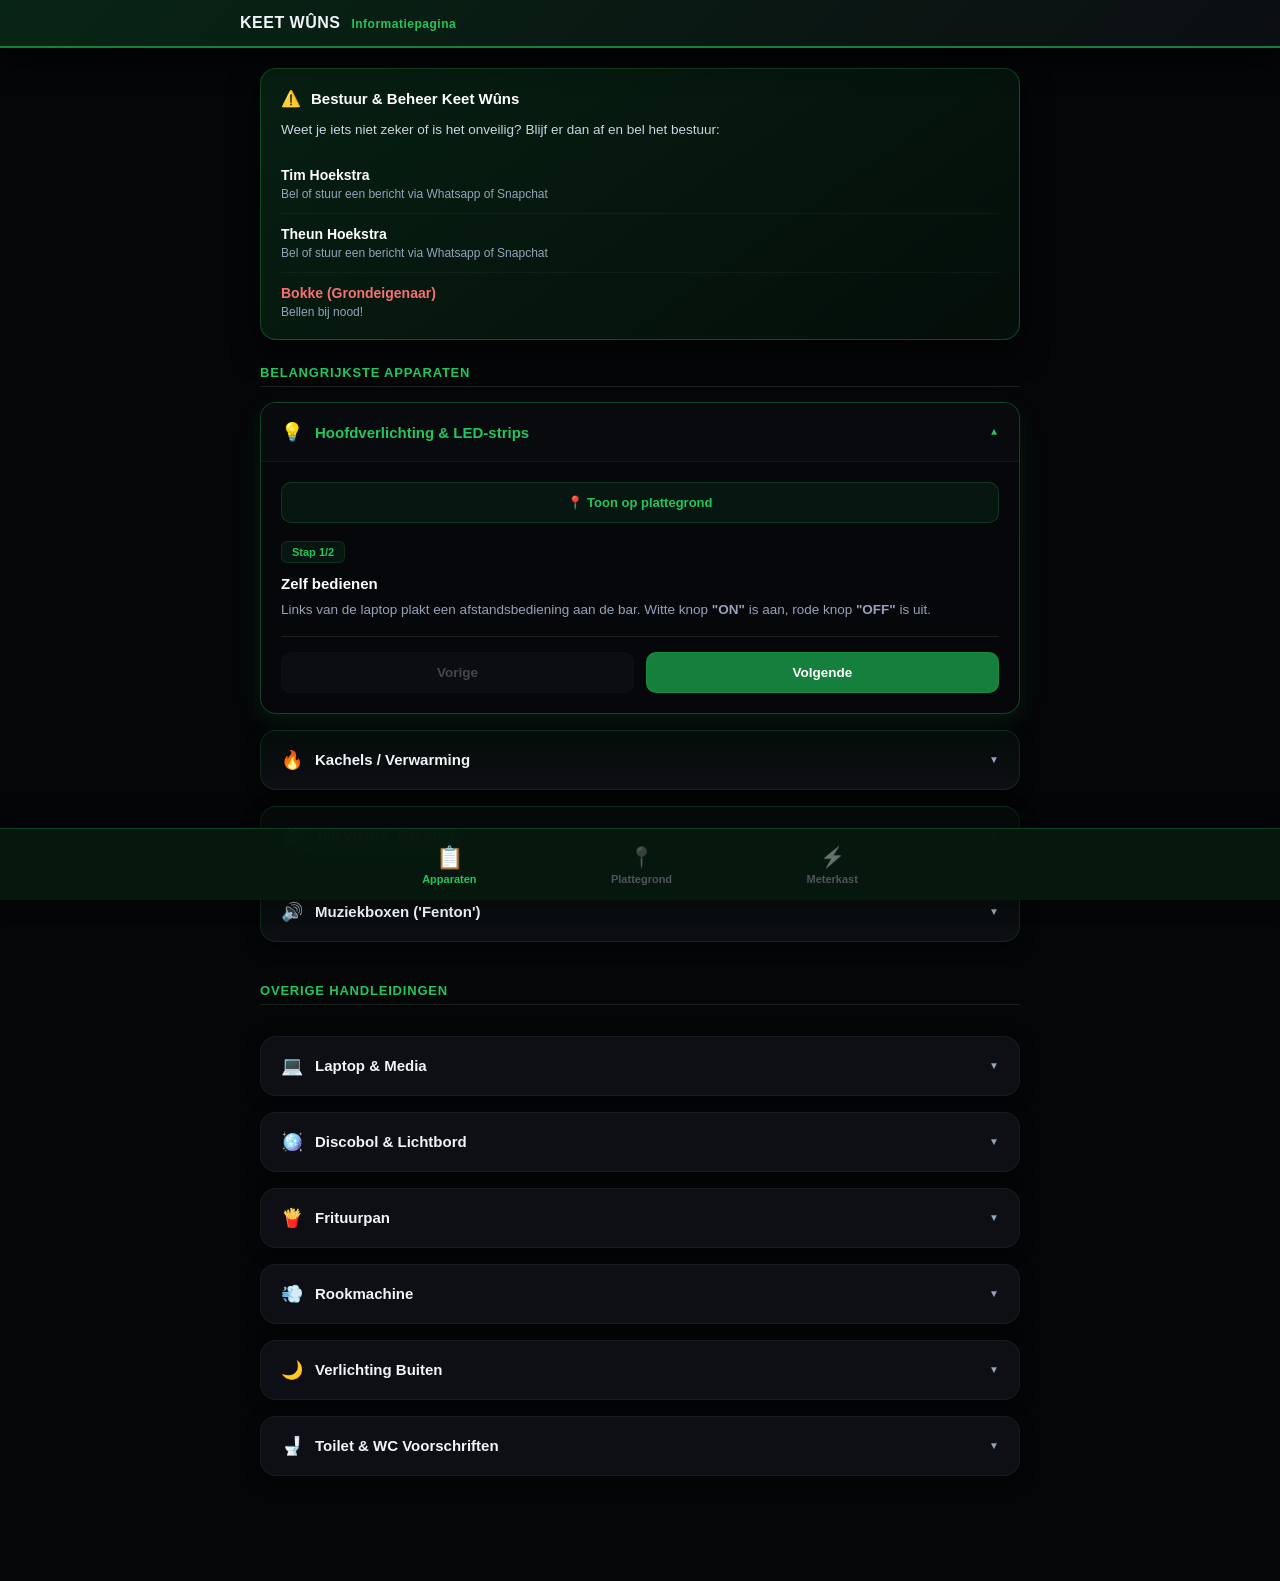
<file: index.html>
<!DOCTYPE html>
<html lang="nl">
<head>
    <meta charset="UTF-8">
    <meta name="viewport" content="width=device-width, initial-scale=1.0, maximum-scale=1.0, user-scalable=no">
    <title>Informatiepagina - Keet Wûns</title>
    <link rel="stylesheet" href="style.css">
</head>
<body>

    <header class="app-header">
        <div class="header-content">
            <h1>KEET WÛNS <span>Informatiepagina</span></h1>
        </div>
    </header>

    <main class="app-main">
        
        <div class="contact-card">
            <div class="contact-header">
                <span class="icon">⚠️</span>
                <h3>Bestuur & Beheer Keet Wûns</h3>
            </div>
            <p>Weet je iets niet zeker of is het onveilig? Blijf er dan af en bel het bestuur:</p>
            <ul class="contact-list">
                <li><strong>Tim Hoekstra</strong> <span>Bel of stuur een bericht via Whatsapp of Snapchat</span></li>
                <li><strong>Theun Hoekstra</strong> <span>Bel of stuur een bericht via Whatsapp of Snapchat</span></li>
                <li class="emergency-contact"><strong>Bokke (Grondeigenaar)</strong> <span>Bellen bij nood!</span></li>
            </ul>
        </div>

        <!-- TAB 1: APPARATEN -->
        <section id="tab-info" class="tab-content active">
            <h2 class="section-title">Belangrijkste Apparaten</h2>
            <div class="card-list">
                
                <details class="modern-card highlight-green" id="card-licht" open ontoggle="handleAccordionToggle(this)">
                    <summary>
                        <div class="summary-content"><span class="card-icon">💡</span> Hoofdverlichting & LED-strips</div>
                        <span class="chevron-icon">▼</span>
                    </summary>
                    <div class="card-body">
                        <button class="action-link-btn" onclick="goToMapAndHighlight('hotspot-licht-remote')">📍 Toon op plattegrond</button>
                        <div class="step-wizard" id="wiz-licht">
                            <div class="wizard-step active">
                                <span class="step-badge">Stap 1/2</span>
                                <h3>Zelf bedienen</h3>
                                <p>Links van de laptop plakt een afstandsbediening aan de bar. Witte knop <strong>"ON"</strong> is aan, rode knop <strong>"OFF"</strong> is uit.</p>
                            </div>
                            <div class="wizard-step">
                                <span class="step-badge">Stap 2/2</span>
                                <h3>Automatische tijden</h3>
                                <p>Het licht gaat op vrijdag automatisch aan om 16:00, op zaterdag om 20:00, en als Tim in de buurt van de keet komt.</p>
                            </div>
                            <div class="wizard-nav"><button class="btn-prev" onclick="navigateWizard('wiz-licht', -1)" disabled>Vorige</button><button class="btn-next" onclick="navigateWizard('wiz-licht', 1)">Volgende</button></div>
                        </div>
                    </div>
                </details>

                <details class="modern-card highlight-green" id="card-kachels" ontoggle="handleAccordionToggle(this)">
                    <summary>
                        <div class="summary-content"><span class="card-icon">🔥</span> Kachels / Verwarming</div>
                        <span class="chevron-icon">▼</span>
                    </summary>
                    <div class="card-body">
                        <button class="action-link-btn" onclick="goToMapAndHighlight('hotspot-kachel1')">📍 Toon op plattegrond</button>
                        <div class="step-wizard" id="wiz-kachels">
                            <div class="wizard-step active">
                                <span class="step-badge danger">CRUCIAAL (Pre-Check)</span>
                                <h3>Let op de stroom!</h3>
                                <p class="danger-box"><strong>LET OP:</strong> Zet de kachels NOOIT aan als de rookmachine of frituurpan al aan staat! Anders valt de stroom op het terrein uit.</p>
                            </div>
                            <div class="wizard-step">
                                <span class="step-badge">Stap 2/3</span>
                                <h3>Bediening via de app</h3>
                                <p>De kachels worden meestal via de LSC Smart Connect app of via Google Home aan en uit gezet.</p>
                            </div>
                            <div class="wizard-step">
                                <span class="step-badge">Stap 3/3</span>
                                <h3>Zelf aanzetten</h3>
                                <p>Je kunt ze ook aanzetten door op het knopje van de stekker zelf te drukken. Het lampje brandt als hij aanstaat. <strong>Vergeet ze na afloop niet uit te zetten!</strong></p>
                            </div>
                            <div class="wizard-nav"><button class="btn-prev" onclick="navigateWizard('wiz-kachels', -1)" disabled>Vorige</button><button class="btn-next" onclick="navigateWizard('wiz-kachels', 1)">Volgende</button></div>
                        </div>
                    </div>
                </details>

                <details class="modern-card highlight-green" id="card-tv" ontoggle="handleAccordionToggle(this)">
                    <summary>
                        <div class="summary-content"><span class="card-icon">📺</span> Televisie & Firestick</div>
                        <span class="chevron-icon">▼</span>
                    </summary>
                    <div class="card-body">
                        <button class="action-link-btn" onclick="goToMapAndHighlight('hotspot-tv')">📍 Toon op plattegrond</button>
                        <div class="step-wizard" id="wiz-tv">
                            <div class="wizard-step active">
                                <span class="step-badge">Stap 1/3</span>
                                <h3>Stroom voor de Firestick</h3>
                                <p>De TV moet aan door het USB-kabeltje van de firestick in het adapterblokje te steken. Deze ligt al klaar in de stekkerdoos op de koelkast.</p>
                            </div>
                            <div class="wizard-step">
                                <span class="step-badge">Stap 2/3</span>
                                <h3>TV inschakelen</h3>
                                <p>Doe de TV daarna aan door rechts op het doorzichtige knopje op het toestel te drukken. De afstandsbediening ligt normaal op de koelkast.</p>
                            </div>
                            <div class="wizard-step">
                                <span class="step-badge danger">Heel Belangrijk</span>
                                <h3>TV Uitzetten</h3>
                                <p class="danger-box">Zet de tv na gebruik altijd netjes uit en haal het USB-stekkertje <strong>ALTIJD</strong> weer uit het blokje op de koelkast!</p>
                            </div>
                            <div class="wizard-nav"><button class="btn-prev" onclick="navigateWizard('wiz-tv', -1)" disabled>Vorige</button><button class="btn-next" onclick="navigateWizard('wiz-tv', 1)">Volgende</button></div>
                        </div>
                    </div>
                </details>

                <details class="modern-card highlight-green" id="card-boxen" ontoggle="handleAccordionToggle(this)">
                    <summary>
                        <div class="summary-content"><span class="card-icon">🔊</span> Muziekboxen ('Fenton')</div>
                        <span class="chevron-icon">▼</span>
                    </summary>
                    <div class="card-body">
                        <button class="action-link-btn" onclick="goToMapAndHighlight('hotspot-fenton')">📍 Toon op plattegrond</button>
                        <div class="step-wizard" id="wiz-boxen">
                            <div class="wizard-step active">
                                <span class="step-badge">Stap 1/3</span>
                                <h3>Stekker erin</h3>
                                <p>Stop de stekker in het stopcontact van de box bij de bar. Je hoort een opstartgeluid en een rood lampje knippert snel.</p>
                            </div>
                            <div class="wizard-step">
                                <span class="step-badge">Stap 2/3</span>
                                <h3>Bluetooth koppelen</h3>
                                <p>Verbind via Bluetooth met <strong>'Fenton'</strong>. Gelukt? Dan hoor je een geluidje en knippert het lampje langzaam.</p>
                            </div>
                            <div class="wizard-step">
                                <span class="step-badge">Stap 3/3</span>
                                <h3>Laptop is al verbonden?</h3>
                                <p>Als de box direct verbindt zonder dat jij iets deed, is hij gekoppeld met de laptop. Zet dan Bluetooth op de laptop even uit (Wachtwoord: <strong>1122</strong>).</p>
                            </div>
                            <div class="wizard-nav"><button class="btn-prev" onclick="navigateWizard('wiz-boxen', -1)" disabled>Vorige</button><button class="btn-next" onclick="navigateWizard('wiz-boxen', 1)">Volgende</button></div>
                        </div>
                    </div>
                </details>

                <h2 class="section-title" style="margin-top:25px;">Overige Handleidingen</h2>

                <details class="modern-card" id="card-laptop" ontoggle="handleAccordionToggle(this)">
                    <summary>
                        <div class="summary-content"><span class="card-icon">💻</span> Laptop & Media</div>
                        <span class="chevron-icon">▼</span>
                    </summary>
                    <div class="card-body">
                        <button class="action-link-btn" onclick="goToMapAndHighlight('hotspot-laptop')">📍 Toon op plattegrond</button>
                        <div class="step-wizard" id="wiz-laptop">
                            <div class="wizard-step active">
                                <span class="step-badge">Stap 1/4</span>
                                <h3>Scherm aanzetten</h3>
                                <p>De laptop zit altijd aan de oplader. Druk op een willekeurige toets om het scherm wakker te maken.</p>
                            </div>
                            <div class="wizard-step">
                                <span class="step-badge">Stap 2/4</span>
                                <h3>Gebruik het grote scherm</h3>
                                <p>Gebruik het aparte, grote scherm. Het beeldscherm van de laptop zelf is namelijk kapot.</p>
                            </div>
                            <div class="wizard-step">
                                <span class="step-badge">Stap 3/4</span>
                                <h3>Inloggen</h3>
                                <p>Het wachtwoord van de laptop is <strong class="highlight-text">1122</strong>.</p>
                            </div>
                            <div class="wizard-step">
                                <span class="step-badge">Stap 4/4</span>
                                <h3>Start hij niet op?</h3>
                                <p>Druk dan even op de ronde aanknop aan de linkerkant van de laptop zelf.</p>
                            </div>
                            <div class="wizard-nav"><button class="btn-prev" onclick="navigateWizard('wiz-laptop', -1)" disabled>Vorige</button><button class="btn-next" onclick="navigateWizard('wiz-laptop', 1)">Volgende</button></div>
                        </div>
                    </div>
                </details>

                <details class="modern-card" id="card-party" ontoggle="handleAccordionToggle(this)">
                    <summary>
                        <div class="summary-content"><span class="card-icon">🪩</span> Discobol & Lichtbord</div>
                        <span class="chevron-icon">▼</span>
                    </summary>
                    <div class="card-body">
                        <button class="action-link-btn" onclick="goToMapAndHighlight('hotspot-partyknop')">📍 Toon op plattegrond</button>
                        <div class="step-wizard" id="wiz-party">
                            <div class="wizard-step active">
                                <span class="step-badge danger">AFBLIJVEN</span>
                                <h3>Blijf van deze stekker af!</h3>
                                <p class="danger-box">De witte stekker direct onder het lichtknopje bij de deur mag er <strong>nooit</strong> uitgetrokken worden! Dit is de stroom voor de noodverlichting.</p>
                            </div>
                            <div class="wizard-step">
                                <span class="step-badge">Stap 2/3</span>
                                <h3>Inschakelen</h3>
                                <p>De discobol, het 'Keet Wûns' lichtbord en de bel (of lichtslinger) zet je aan via het lichtknopje rechts van de deur.</p>
                            </div>
                            <div class="wizard-step">
                                <span class="step-badge">Stap 3/3</span>
                                <h3>Asbak terugzetten</h3>
                                <p>Er zit een asbak over het knopje zodat mensen er niet per ongeluk tegenaan leunen. Zet deze na het indrukken altijd weer netjes terug!</p>
                            </div>
                            <div class="wizard-nav"><button class="btn-prev" onclick="navigateWizard('wiz-party', -1)" disabled>Vorige</button><button class="btn-next" onclick="navigateWizard('wiz-party', 1)">Volgende</button></div>
                        </div>
                    </div>
                </details>

                <details class="modern-card" id="card-frituur" ontoggle="handleAccordionToggle(this)">
                    <summary>
                        <div class="summary-content"><span class="card-icon">🍟</span> Frituurpan</div>
                        <span class="chevron-icon">▼</span>
                    </summary>
                    <div class="card-body">
                        <button class="action-link-btn" onclick="goToMapAndHighlight('hotspot-frituur')">📍 Toon op plattegrond</button>
                        <div class="step-wizard" id="wiz-frituur">
                            <div class="wizard-step active">
                                <span class="step-badge danger">PRE-CHECK</span>
                                <h3>Let op de stroom</h3>
                                <p class="danger-box"><strong>STOP:</strong> Zet de frituurpan buiten nooit aan als de kachels of rookmachine in gebruik zijn. Dan valt de stroom uit!</p>
                            </div>
                            <div class="wizard-step">
                                <span class="step-badge">Stap 2/3</span>
                                <h3>Opstarten</h3>
                                <p>Steek buiten de stekker in het stopcontact. Er begint een rood lampje te branden. Laat de pan even opwarmen.</p>
                            </div>
                            <div class="wizard-step">
                                <span class="step-badge">Stap 3/3</span>
                                <h3>Opwarmen en uitzetten</h3>
                                <p>Wacht tot het groene lampje in de pan gaat branden. <strong>Klaar met snacken? Haal ALTIJD de stekker er weer uit!</strong></p>
                            </div>
                            <div class="wizard-nav"><button class="btn-prev" onclick="navigateWizard('wiz-frituur', -1)" disabled>Vorige</button><button class="btn-next" onclick="navigateWizard('wiz-frituur', 1)">Volgende</button></div>
                        </div>
                    </div>
                </details>

                <details class="modern-card" id="card-rook" ontoggle="handleAccordionToggle(this)">
                    <summary>
                        <div class="summary-content"><span class="card-icon">💨</span> Rookmachine</div>
                        <span class="chevron-icon">▼</span>
                    </summary>
                    <div class="card-body">
                        <button class="action-link-btn" onclick="goToMapAndHighlight('hotspot-rookmachine')">📍 Toon op plattegrond</button>
                        <div class="step-wizard" id="wiz-rook">
                            <div class="wizard-step active">
                                <span class="step-badge danger">PRE-CHECK</span>
                                <h3>Vloeistof en stroom</h3>
                                <p class="danger-box"><strong>BELANGRIJK:</strong> Kijk of er genoeg vloeistof in zit! Zonder vloeistof brandt hij door. Zet hem ook nooit aan als de frituur of kachels aan staan.</p>
                            </div>
                            <div class="wizard-step">
                                <span class="step-badge">Stap 2/3</span>
                                <h3>Voorverwarmen</h3>
                                <p>Stop de stekker in het stopcontact (rood lampje gaat aan). Wacht rustig tot het lampje groen wordt.</p>
                            </div>
                            <div class="wizard-step">
                                <span class="step-badge">Stap 3/3</span>
                                <h3>Afstandsbediening</h3>
                                <p>Druk op de kleine afstandsbediening achter de bar op <strong>'a'</strong> om te roken. Handmatig stoppen doe je met <strong>'b'</strong>. Trek na gebruik de stekker eruit.</p>
                            </div>
                            <div class="wizard-nav"><button class="btn-prev" onclick="navigateWizard('wiz-rook', -1)" disabled>Vorige</button><button class="btn-next" onclick="navigateWizard('wiz-rook', 1)">Volgende</button></div>
                        </div>
                    </div>
                </details>

                <details class="modern-card" id="card-buiten" ontoggle="handleAccordionToggle(this)">
                    <summary>
                        <div class="summary-content"><span class="card-icon">🌙</span> Verlichting Buiten</div>
                        <span class="chevron-icon">▼</span>
                    </summary>
                    <div class="card-body">
                        <div class="step-wizard" id="wiz-buiten">
                            <div class="wizard-step active">
                                <span class="step-badge">Stap 1/2</span>
                                <h3>Welke kabels?</h3>
                                <p>Buiten hangen twee kabels bij het stopcontact: één voor de lichtslinger en één voor de lamp die op de fietsen schijnt.</p>
                            </div>
                            <div class="wizard-step">
                                <span class="step-badge">Stap 2/2</span>
                                <h3>In- en Uitschakelen</h3>
                                <p>Steek ze in het stopcontact om ze aan te zetten. Vergeet ze er niet uit te trekken als je naar huis gaat!</p>
                            </div>
                            <div class="wizard-nav"><button class="btn-prev" onclick="navigateWizard('wiz-buiten', -1)" disabled>Vorige</button><button class="btn-next" onclick="navigateWizard('wiz-buiten', 1)">Volgende</button></div>
                        </div>
                    </div>
                </details>

                <details class="modern-card" id="card-wc" ontoggle="handleAccordionToggle(this)">
                    <summary>
                        <div class="summary-content"><span class="card-icon">🚽</span> Toilet & WC Voorschriften</div>
                        <span class="chevron-icon">▼</span>
                    </summary>
                    <div class="card-body">
                        <button class="action-link-btn" onclick="goToMapAndHighlight('hotspot-wc')">📍 Toon op plattegrond</button>
                        <div class="step-wizard" id="wiz-wc">
                            <div class="wizard-step active">
                                <span class="step-badge danger">VERSTOPPING</span>
                                <h3>Voorkom verstoppingen</h3>
                                <p class="danger-box">Spoel NOOIT dingen zoals wc-papier, handdoekjes of tampons door de afvoer. De boel raakt direct verstopt.</p>
                            </div>
                            <div class="wizard-step">
                                <span class="step-badge">Stap 2/3</span>
                                <h3>Doorspoelen</h3>
                                <p>Als de waterbak vol zit, kun je doorspoelen. Gebruik altijd zo min mogelijk water.</p>
                            </div>
                            <div class="wizard-step">
                                <span class="step-badge">Stap 3/3</span>
                                <h3>Waterbak zelf vullen</h3>
                                <p>Zit er geen water in de bak? Draai dan de zwarte kraan links open zodat het water doorloopt. <strong>Vergeet de kraan niet meteen weer dicht te draaien!</strong></p>
                            </div>
                            <div class="wizard-nav"><button class="btn-prev" onclick="navigateWizard('wiz-wc', -1)" disabled>Vorige</button><button class="btn-next" onclick="navigateWizard('wiz-wc', 1)">Volgende</button></div>
                        </div>
                    </div>
                </details>
            </div>
        </section>

        <!-- TAB 2: PLATTEGROND -->
        <section id="tab-map" class="tab-content">
            <h2 class="section-title">📍 Indeling van de Keet</h2>
            
            <div class="contact-card" style="background: var(--card-bg); border-color: var(--border-color); padding: 15px; margin-bottom: 50px;">
                <h3 style="margin-top:0; color: var(--neon-green);">Digitale Plattegrond</h3>
                <p style="font-size: 13px; color: var(--text-muted); margin-bottom: 20px;">
                    Klik op een icoon op de plattegrond om te zien wat het is, óf ga direct naar de handleiding van het apparaat.
                </p>

                <div class="keet-map-wrapper">
                    <!-- Externe elementen (WC & Frituurpan) -->
                    <div id="hotspot-wc" class="map-external ext-toilet" onclick="showMapInfo(this, 'Toilet (Buiten)', 'Grijze cabine. Draai de zwarte kraan open om bij te vullen als de bak leeg is.', 'card-wc')">🚽</div>
                    <div id="hotspot-frituur" class="map-external ext-frituur" onclick="showMapInfo(this, 'Frituurpan', 'Staat buiten op <strong>Groep 3</strong>. ⚠️ NOOIT aanzetten tegelijk met de kachels of rookmachine!', 'card-frituur')">🍟</div>

                    <div class="keet-map-container">
                        
                        <!-- De constructie van de bar -->
                        <div class="bar-wall bar-wall-1"></div>
                        <div class="bar-wall bar-wall-2"></div>
                        <div class="bar-wall bar-wall-3"></div>
                        <div class="bar-wall bar-wall-4"></div>
                        <div class="bar-wall bar-wall-5"></div>
                        <div class="bar-wall bar-wall-6"></div>
                        <div class="bar-wall bar-wall-7"></div>
                        <div class="bar-text-overlay">BAR</div>

                        <!-- Ramen en Deur -->
                        <div class="map-window window-top"></div>
                        <div class="map-window window-bottom"></div>
                        <div class="map-door-line"></div>
                        <div class="map-door-text">Uitgang</div>

                        <!-- Apparatuur & Geluid -->
                        <div id="hotspot-fenton" class="map-item fenton-box" style="top: 4%; left: 4%;" onclick="showMapInfo(this, 'Fenton Hoofdbox', 'Grote speaker (Groep 4). Verbind via Bluetooth met de naam \'Fenton\'.', 'card-boxen')"></div>
                        <div class="map-item fenton-box" style="bottom: 4%; left: 4%;" onclick="showMapInfo(this, 'Fenton Box 2', 'Tweede speaker (Groep 4).', 'card-boxen')"></div>
                        
                        <div id="hotspot-rookmachine" class="map-item rookmachine" style="bottom: 3%; left: 12%;" onclick="showMapInfo(this, 'Rookmachine', 'Zit op Groep 4. ⚠️ Check altijd of er vloeistof in zit! Niet tegelijk met de kachels aanzetten.', 'card-rook')"></div>
                        
                        <div id="hotspot-kachel1" class="map-item kachel-vert" style="top: 15%; left: 3%;" onclick="showMapInfo(this, 'Grote Kachel (3kW)', 'Verwarming op Groep 1. Vergeet hem niet uit te zetten als je weggaat!', 'card-kachels')"></div>
                        <div class="map-item kachel-horz" style="bottom: 2%; left: 45%;" onclick="showMapInfo(this, 'Kleine Kachel (2kW)', 'Verwarming op Groep 2. Vergeet hem niet uit te zetten!', 'card-kachels')"></div>
                        
                        <div id="hotspot-partyknop" class="map-item party-knop" style="top: 41%; left: 4%;" onclick="showMapInfo(this, 'Party Knop', 'Voor de discobol en het lichtbord. ⚠️ Schuif altijd de asbak weer over de knop als je hem hebt ingedrukt!', 'card-party')">💡</div>
                        <div class="map-item meterkast" style="top: 52%; left: 2%;" onclick="showMapInfo(this, 'Meterkast', 'Stroom en schakelaars. Scan de NFC-tag in de meterkast zelf bij stroomuitval.')"></div>
                        
                        <div class="map-item discobol" style="top: 60%; left: 50%;" onclick="showMapInfo(this, 'Discobol & Noodlicht', 'Draait op Groep 4. Ook de noodverlichting zit op dit stopcontact!', 'card-party')"></div>
                        
                        <!-- Op en rond de Bar -->
                        <div id="hotspot-licht-remote" class="map-item licht-remote" style="top: 15%; left: 60%; transform: translate(-50%, -50%);" onclick="showMapInfo(this, 'Afstandsbediening', 'Licht en LED-strips aanzetten (Groep 4). Witte knop = AAN, Rode knop = UIT.', 'card-licht')"></div>
                        <div class="map-item kleine-koelkast" style="top: 22%; left: 60%; transform: translateX(-50%);" onclick="showMapInfo(this, 'Kleine Koelkast', 'Extra koelkast. Aangesloten op Groep 2.')"></div>
                        
                        <div id="hotspot-laptop" class="map-item laptop" style="top: 5%; left: 65%;" onclick="showMapInfo(this, 'Laptop & WiFi', 'Aangesloten op Groep 2. Wachtwoord laptop is 1122. Gebruik altijd het grote scherm.', 'card-laptop')"></div>
                        <div class="map-item grote-koelkast" style="top: 4%; right: 6%;" onclick="showMapInfo(this, 'Grote Koelkast', 'De hoofdkoeling voor het bier. Aangesloten op Groep 1.')"></div>
                        <div id="hotspot-tv" class="map-item tv" style="top: 2%; right: -2%; transform: rotate(30deg);" onclick="showMapInfo(this, 'Televisie', 'Staat op Groep 2. ⚠️ Haal na gebruik ALTIJD de USB-stekker van de Firestick uit het blokje!', 'card-tv')"></div>
                        
                        <!-- Veiligheid -->
                        <div class="map-item blusser" style="top: 5%; left: 72%;" onclick="showMapInfo(this, 'Schuimblusser', 'Schuimblusser (5L). ⚠️ Mag voor bijna alles gebruikt worden, ook elektriciteit. NIET gebruiken op een brandende frituurpan.')"></div>
                        <div class="map-item blusser" style="top: 22%; right: 4%;" onclick="showMapInfo(this, 'Poederblusser', 'Poederblusser (1kg). ⚠️ Poeder maakt wel heel veel troep en apparaten stuk. Gebruik liever de schuimblusser als het even kan.')"></div>
                        
                        <div class="map-triangle ehbo" style="top: 9%; right: 9%;" onclick="showMapInfo(this, 'EHBO Trommel', 'Voor pleisters en snelverband. Bij diepe snijwonden door glas: druk erop houden en arm omhoog!')">
                            <span class="cross">➕</span>
                        </div>
                    </div>
                </div>

            </div>
        </section>

    </main>

    <!-- INTERACTIEVE MAP POP-UP MODAL (ZWEVEND ONDERIN) -->
    <div id="map-info-modal" class="map-popup-overlay" onclick="closeMapInfo(event)">
        <div class="map-popup-content">
            <h3 id="map-info-title">Apparaat Naam</h3>
            <p id="map-info-desc">Hier komt de interactieve beschrijving van het aangeklikte element.</p>
            <button id="map-manual-btn" class="map-popup-btn primary hidden" onclick="goToManual()">📖 Bekijk Handleiding</button>
            <button class="map-popup-btn" onclick="closeMapInfo(event, true)">Begrepen</button>
        </div>
    </div>

    <!-- MOBIELE BOTTOM APP NAVIGATION -->
    <nav class="bottom-app-nav">
        <button class="nav-item active" data-target="tab-info" onclick="switchTab(event, 'tab-info')">
            <span class="nav-icon">📋</span>
            <span class="nav-text">Apparaten</span>
        </button>
        <button class="nav-item" data-target="tab-map" onclick="switchTab(event, 'tab-map')">
            <span class="nav-icon">📍</span>
            <span class="nav-text">Plattegrond</span>
        </button>
        <a href="meterkast.html" class="nav-item" style="text-decoration:none;">
            <span class="nav-icon">⚡</span>
            <span class="nav-text">Meterkast</span>
        </a>
    </nav>

    <script src="script.js"></script>
</body>
</html>
</file>
<file: style.css>
/* --- KEET WÛNS HIGH-END DESIGN SYSTEM --- */
:root {
    --bg-color: #050608; 
    --card-bg: #0d0f14; 
    --border-color: #1b221d;
    --text-main: #f1f5f9; 
    --text-muted: #94a3b8;
    
    --keet-green: #15803d;   
    --keet-dark: #072514;    
    --neon-green: #22c55e;   
    
    --group-blue: #00d2ff; 
    --danger-red: #ef4444; 
    --neon-red: #ff3366; 
    --warning-yellow: #f59e0b;
    
    --shadow: 0 10px 30px rgba(0, 0, 0, 0.7); 
    --transition: all 0.3s cubic-bezier(0.4, 0, 0.2, 1);
}

*, *::before, *::after { box-sizing: border-box; }

body { 
    font-family: -apple-system, BlinkMacSystemFont, "Segoe UI", Roboto, Helvetica, sans-serif; 
    margin: 0; padding: 0 0 85px 0; 
    background-color: var(--bg-color); 
    color: var(--text-main); 
    overflow-x: hidden; 
    -webkit-tap-highlight-color: transparent; 
}

/* APP HEADER */
.app-header { background: linear-gradient(135deg, var(--keet-dark), #0c0e12); border-bottom: 2px solid var(--keet-green); position: sticky; top: 0; z-index: 1000; padding: 14px 20px; box-shadow: var(--shadow); }
.header-content { display: flex; justify-content: space-between; align-items: center; max-width: 800px; margin: 0 auto; }
.header-content h1 { margin: 0; font-size: 16px; font-weight: 800; letter-spacing: 0.5px; color: var(--text-main); }
.header-content h1 span { color: var(--neon-green); font-size: 12px; font-weight: 600; margin-left: 6px; }
.system-status { font-size: 10px; font-weight: 700; color: var(--neon-green); display: flex; align-items: center; gap: 6px; text-transform: uppercase; background: rgba(34, 197, 94, 0.1); padding: 5px 10px; border-radius: 20px; }
.status-dot { width: 6px; height: 6px; background: var(--neon-green); border-radius: 50%; box-shadow: 0 0 8px var(--neon-green); }

.app-main { padding: 20px; max-width: 800px; margin: 0 auto; }
.tab-content { display: none; } 
.tab-content.active { display: block; animation: fadeIn 0.3s ease; }
.section-title { font-size: 13px; color: var(--neon-green); font-weight: 700; text-transform: uppercase; letter-spacing: 0.8px; margin: 25px 0 15px 0; border-bottom: 1px solid var(--border-color); padding-bottom: 6px; }
@keyframes fadeIn { from { opacity: 0; transform: translateY(8px); } to { opacity: 1; transform: translateY(0); } }

/* CONTACT CARDS */
.contact-card { background: linear-gradient(145deg, #071f12, #040e0a); border: 1px solid rgba(34, 197, 94, 0.3); border-radius: 16px; padding: 20px; margin-bottom: 25px; box-shadow: var(--shadow); }
.text-block-green { background: linear-gradient(145deg, var(--keet-dark), #040e0a) !important; border: 1px solid var(--keet-green) !important; }
.contact-header { display: flex; align-items: center; gap: 10px; margin-bottom: 12px; }
.contact-header h3 { margin: 0; color: #fff; font-size: 15px; font-weight: 700; }
.contact-card p { font-size: 13.5px; color: #cbd5e1; margin: 0 0 15px 0; line-height: 1.5; }
.contact-list { list-style: none; padding: 0; margin: 0; }
.contact-list li { padding: 12px 0; border-bottom: 1px solid rgba(255,255,255,0.04); display: flex; flex-direction: column; gap: 4px; font-size: 14px; color: #fff; }
.contact-list li span { font-size: 12px; color: var(--text-muted); }
.contact-list li:last-child { border-bottom: none; padding-bottom: 0; }
.emergency-contact { color: #f87171 !important; }

/* MODERNE GLASSMORPHISM CARDS */
.card-list { display: flex; flex-direction: column; gap: 16px; }
.modern-card { background: var(--card-bg); border: 1px solid rgba(255,255,255,0.05); border-radius: 16px; box-shadow: 0 4px 15px rgba(0,0,0,0.5); overflow: hidden; transition: var(--transition); }
.modern-card summary { padding: 18px 20px; font-weight: 600; font-size: 15px; cursor: pointer; user-select: none; outline: none; display: flex; align-items: center; justify-content: space-between; color: var(--text-main); }
.modern-card summary::-webkit-details-marker { display: none; }
.summary-content { display: flex; align-items: center; gap: 12px; }
.modern-card summary:hover { background: rgba(255, 255, 255, 0.02); }
.modern-card[open] { border-color: rgba(34, 197, 94, 0.3); box-shadow: 0 8px 25px rgba(34, 197, 94, 0.1); }
.modern-card[open] summary { border-bottom: 1px solid rgba(255,255,255,0.05); background: #080a0d; color: var(--neon-green); }
.highlight-green { border-color: rgba(34, 197, 94, 0.15); background: linear-gradient(180deg, rgba(7, 37, 20, 0.2), var(--card-bg)); }

.chevron-icon { font-size: 10px; color: var(--text-muted); transition: transform 0.3s cubic-bezier(0.4, 0, 0.2, 1); }
.modern-card[open] .chevron-icon { transform: rotate(180deg); color: var(--neon-green); }

.card-icon { font-size: 18px; }
.card-body { padding: 20px; background: #06070a; }

details[open] .card-body { animation: slideDownFade 0.4s cubic-bezier(0.16, 1, 0.3, 1); }
@keyframes slideDownFade { from { opacity: 0; transform: translateY(-10px); } to { opacity: 1; transform: translateY(0); } }

/* SMART LINK BUTTONS */
.action-link-btn { width: 100%; display: flex; align-items: center; justify-content: center; gap: 8px; padding: 12px; background: rgba(34, 197, 94, 0.08); border: 1px solid rgba(34, 197, 94, 0.2); color: var(--neon-green); font-size: 13px; font-weight: 700; border-radius: 10px; cursor: pointer; transition: var(--transition); margin-bottom: 18px; }
.action-link-btn:hover { background: rgba(34, 197, 94, 0.15); transform: translateY(-1px); }

/* DIRECT CARDS VOOR METERKAST */
.direct-card { background: var(--card-bg); border: 1px solid var(--border-color); border-radius: 16px; padding: 20px; margin-bottom: 16px; box-shadow: var(--shadow); }
.border-warning { border-left: 4px solid var(--warning-yellow) !important; border-color: rgba(245, 158, 11, 0.2); }
.border-danger { border-left: 4px solid var(--danger-red) !important; border-color: rgba(239, 68, 68, 0.2); }

/* WIZARD SYSTEM */
.step-wizard { display: flex; flex-direction: column; }
.wizard-step { display: none; } .wizard-step.active { display: block; animation: fadeInStep 0.2s ease; }
@keyframes fadeInStep { from { opacity: 0; transform: translateX(5px); } to { opacity: 1; transform: translateX(0); } }

.step-badge { display: inline-block; padding: 4px 10px; background: rgba(34, 197, 94, 0.08); border: 1px solid rgba(34, 197, 94, 0.15); border-radius: 6px; font-size: 11px; font-weight: 700; color: var(--neon-green); margin-bottom: 12px; }
.step-badge.danger { background: rgba(239, 68, 68, 0.12); color: #fca5a5; border: 1px solid rgba(239, 68, 68, 0.25); }
.step-wizard h3 { margin: 0 0 8px 0; font-size: 15px; color: #fff; font-weight: 700; }
.step-wizard p { margin: 0; font-size: 13.5px; color: var(--text-muted); line-height: 1.5; }
.highlight-text { color: var(--neon-green); }

.warning-box { background: rgba(245, 158, 11, 0.06); border-left: 3px solid var(--warning-yellow); padding: 12px; border-radius: 8px; font-size: 13px; color: #fcd34d; margin-bottom: 15px; }
.danger-box { background: rgba(239, 68, 68, 0.05); border-left: 3px solid var(--danger-red); padding: 12px; border-radius: 8px; font-size: 13px; color: #fca5a5; margin-top: 10px; }
.text-block { font-size: 13.5px; color: var(--text-muted); line-height: 1.5; }

/* NAVIGATIE BUTTONS */
.wizard-nav { display: flex; gap: 12px; margin-top: 15px; padding-top: 15px; border-top: 1px solid var(--border-color); }
.btn-prev, .btn-next { flex: 1; padding: 12px; background: #1e222b; border: 1px solid rgba(255,255,255,0.03); color: #fff; font-size: 13.5px; font-weight: 700; border-radius: 10px; cursor: pointer; transition: var(--transition); }
.btn-next { background: var(--keet-green); border-color: rgba(34,197,94,0.15); }
.btn-prev:hover:not(:disabled) { background: #282f3d; }
.btn-next:hover:not(:disabled) { background: #166534; }
.btn-prev:disabled, .btn-next:disabled { opacity: 0.25; cursor: not-allowed; }

/* METERKAST HUB AFBEELDING SPECIFIEK */
.static-visual-container { background: var(--bg-color); border-bottom: 1px solid var(--border-color); box-shadow: 0 4px 20px rgba(0,0,0,0.3); }
.visual-content { padding: 15px 20px; }
.hotspot-container { position: relative; width: 100%; max-width: 320px; margin: 0 auto; background: #0c0e12; padding: 10px; border-radius: 16px; border: 1px solid var(--border-color); }
.hotspot-container img { width: 100%; border-radius: 10px; display: block; height: auto; }

.hotspot { position: absolute; width: 28px; height: 28px; border-radius: 50%; cursor: pointer; transform: translate(-50%, -50%); border: 2px solid #ffffff; box-shadow: 0 0 12px rgba(0,0,0,0.9); display: flex; align-items: center; justify-content: center; transition: var(--transition); }
.hotspot-label { font-size: 8px; font-weight: 900; color: #ffffff; text-shadow: 0 1px 3px #000; }
.hotspot.type-group { background: rgba(0, 210, 255, 0.8); border-color: var(--group-blue); }
.hotspot.type-earth { background: rgba(255, 51, 102, 0.8); border-color: var(--neon-red); }
.hotspot.type-main { background: rgba(34, 197, 94, 0.8); border-color: var(--neon-green); }

.hotspot.highlight-active { transform: translate(-50%, -50%) scale(1.5) !important; border-color: #ffffff !important; box-shadow: 0 0 35px #ffffff, 0 0 15px inherit !important; z-index: 999; animation: criticalFlash 0.5s infinite alternate !important; }
@keyframes criticalFlash { 0% { filter: brightness(1); } 100% { filter: brightness(1.7); } }
.visual-legend { display: flex; gap: 15px; margin-top: 12px; justify-content: center; font-size: 11px; color: var(--text-muted); }

/* ASSISTENT SECTOR */
.selector-card { background: var(--card-bg); border: 1px solid var(--border-color); border-radius: 16px; padding: 20px; }
.modern-select { width: 100%; padding: 14px; background: #09090b; border: 1px solid var(--border-color); color: #fff; font-size: 14px; border-radius: 10px; outline: none; appearance: none; }
.selector-result-box { margin-top: 15px; padding: 15px; background: rgba(34, 197, 94, 0.04); border-radius: 12px; border: 1px solid rgba(34, 197, 94, 0.15); }
.selector-result-box.hidden { display: none; }
.selector-img { width: 100%; max-height: 200px; object-fit: cover; border-radius: 10px; margin-bottom: 12px; }

/* APP NAVIGATION BOTTOM */
.bottom-app-nav { position: fixed; bottom: 0; left: 0; width: 100%; height: 72px; background: rgba(7, 26, 14, 0.96); backdrop-filter: blur(20px); border-top: 1px solid rgba(34, 197, 94, 0.25); display: flex; justify-content: center; gap: 12%; align-items: center; z-index: 1000; padding-bottom: env(safe-area-inset-bottom); box-shadow: 0 -5px 25px rgba(0,0,0,0.6); }
.nav-item { background: none; border: none; color: #52525b; display: flex; flex-direction: column; align-items: center; gap: 4px; padding: 8px 16px; cursor: pointer; transition: var(--transition); outline: none; text-decoration: none; }
.nav-icon { font-size: 20px; filter: grayscale(100%) opacity(0.5); transition: var(--transition); }
.nav-text { font-size: 11px; font-weight: 700; }
.nav-item.active { color: var(--neon-green); }
.nav-item.active .nav-icon { filter: grayscale(0%) opacity(1); transform: scale(1.1); }

/* SYSTEM MODALS */
.modal { display: none; position: fixed; z-index: 3000; left: 0; top: 0; width: 100%; height: 100%; background: rgba(0, 0, 0, 0.85); backdrop-filter: blur(6px); }
.modal-content { background: var(--card-bg); border: 1px solid var(--border-color); border-radius: 16px; padding: 25px; width: 90%; max-width: 400px; margin: 40% auto; position: relative; box-shadow: var(--shadow); }
.close-btn { position: absolute; top: 15px; right: 20px; font-size: 24px; color: var(--text-muted); cursor: pointer; }

/* --- 3D BLUEPRINT PLATTEGROND --- */
.keet-map-wrapper { position: relative; width: 100%; padding: 40px 0 20px 40px; margin-top: 10px; }
.keet-map-container {
    position: relative; width: 100%; aspect-ratio: 5 / 8;
    background: linear-gradient(rgba(59, 130, 246, 0.1) 1px, transparent 1px), linear-gradient(90deg, rgba(59, 130, 246, 0.1) 1px, transparent 1px), #090e17;
    background-size: 20px 20px; border: 4px solid #1e293b; border-radius: 8px;
    box-shadow: inset 0 0 25px rgba(0,0,0,0.9), 0 10px 30px rgba(0,0,0,0.5);
}

.ext-toilet { top: 5px; left: 20%; width: 25%; height: 35px; background: linear-gradient(145deg, #9ca3af, #6b7280); border: 2px solid #4b5563; border-bottom: none; border-radius: 8px 8px 0 0; box-shadow: 0 -4px 10px rgba(0,0,0,0.4); z-index: 5; display: flex; align-items: center; justify-content: center; font-size: 16px; cursor: pointer; position: absolute; }
.ext-frituur { top: 35%; left: 5px; width: 35px; height: 25px; background: linear-gradient(145deg, #3b82f6, #1d4ed8); border-radius: 6px; border: 2px solid #60a5fa; box-shadow: -4px 0 10px rgba(0,0,0,0.4); font-size: 14px; z-index: 5; display: flex; align-items: center; justify-content: center; cursor: pointer; position: absolute; }

.bar-wall { position: absolute; background: linear-gradient(90deg, #94a3b8, #e2e8f0, #94a3b8); z-index: 5; box-shadow: 2px 2px 6px rgba(0,0,0,0.6); }
.bar-wall-1 { top: 0; left: 38%; width: 3px; height: 45%; }
.bar-wall-2 { top: 45%; left: 38%; width: 22%; height: 3px; }
.bar-wall-3 { top: 35%; left: 60%; width: 3px; height: 10%; }
.bar-wall-4 { top: 35%; left: 60%; width: 15%; height: 3px; }
.bar-wall-5 { top: 25%; left: 75%; width: 3px; height: 10%; }
.bar-wall-6 { top: 25%; left: 60%; width: 15%; height: 3px; }
.bar-wall-7 { top: 0; left: 60%; width: 3px; height: 25%; }
.bar-text-overlay { position: absolute; top: 22%; left: 49%; transform: translate(-50%, -50%) rotate(45deg); color: rgba(255,255,255,0.1); font-size: 28px; font-weight: 900; text-shadow: 1px 1px 0 rgba(0,0,0,0.5); z-index: 1; }

.map-window { position: absolute; width: 6px; height: 12%; left: -4px; background: #38bdf8; box-shadow: 0 0 10px #38bdf8; border-radius: 4px; }
.window-top { top: 15%; }
.window-bottom { bottom: 15%; }

.map-door-line { position: absolute; top: 40%; left: -20px; width: 22px; height: 2px; background: #cbd5e1; transform: rotate(45deg); transform-origin: right top; }
.map-door-text { position: absolute; top: 43%; left: 4px; color: #cbd5e1; font-size: 9px; font-weight: 600; transform: rotate(-90deg); }

/* Smart Link Map Animations */
.map-item { position: absolute; cursor: pointer; display: flex; align-items: center; justify-content: center; z-index: 10; font-size: 12px; border: 1px solid rgba(255,255,255,0.2); box-shadow: 2px 2px 6px rgba(0,0,0,0.6); transition: transform 0.2s ease, box-shadow 0.2s ease; }
.map-item:active { transform: scale(1.2); box-shadow: 0 0 15px rgba(255,255,255,0.5); }
.map-item.highlight-pulse { animation: mapPulse 1.5s infinite; border-color: var(--neon-green); z-index: 50; }
@keyframes mapPulse { 0% { transform: scale(1); box-shadow: 0 0 0 0 rgba(34, 197, 94, 0.7); } 70% { transform: scale(1.3); box-shadow: 0 0 0 15px rgba(34, 197, 94, 0); } 100% { transform: scale(1); box-shadow: 0 0 0 0 rgba(34, 197, 94, 0); } }
.card-highlight-pulse { animation: cardPulse 2s ease-out; }
@keyframes cardPulse { 0% { box-shadow: 0 0 0 0 rgba(34, 197, 94, 0.5); border-color: var(--neon-green); } 100% { box-shadow: 0 0 0 20px rgba(34, 197, 94, 0); border-color: rgba(255,255,255,0.05); } }

.fenton-box { width: 25px; height: 25px; background: linear-gradient(145deg, #4b5563, #1f2937); border-radius: 6px; transform: rotate(45deg); }
.fenton-box.highlight-pulse { transform: rotate(45deg) scale(1.3) !important; }
.rookmachine { width: 18px; height: 22px; background: linear-gradient(145deg, #3b82f6, #1e3a8a); border-radius: 4px; }
.kachel-vert { width: 12px; height: 40px; background: linear-gradient(145deg, #f97316, #c2410c); border-radius: 6px; }
.kachel-horz { width: 40px; height: 12px; background: linear-gradient(145deg, #f97316, #c2410c); border-radius: 6px; }
.party-knop { width: 22px; height: 22px; background: radial-gradient(circle at 30% 30%, #22d3ee, #0891b2); border-radius: 50%; font-size: 14px; border: 2px solid #fff; }
.meterkast { width: 12px; height: 40px; background: linear-gradient(145deg, #ef4444, #991b1b); border-radius: 4px; }
.discobol { width: 30px; height: 30px; background: radial-gradient(circle at 30% 30%, #f3f4f6, #9ca3af); border-radius: 50%; border: 1px solid #6b7280; transform: translate(-50%, -50%); }
.discobol.highlight-pulse { transform: translate(-50%, -50%) scale(1.3) !important; }

.licht-remote { width: 18px; height: 18px; background: radial-gradient(circle, #fef08a, #eab308); border-radius: 50%; }
.kleine-koelkast { width: 25px; height: 25px; background: linear-gradient(145deg, #34d399, #059669); border-radius: 4px; }
.laptop { width: 32px; height: 18px; background: linear-gradient(145deg, #c084fc, #db2777); border-radius: 4px; }
.grote-koelkast { width: 32px; height: 32px; background: linear-gradient(145deg, #34d399, #059669); border-radius: 6px; }
.tv { width: 38px; height: 14px; background: linear-gradient(145deg, #38bdf8, #1d4ed8); border-radius: 4px; }
.tv.highlight-pulse { transform: rotate(30deg) scale(1.3) !important; }

.blusser { width: 16px; height: 16px; background: #dc2626; transform: rotate(45deg); box-shadow: 0 0 10px rgba(220,38,38,0.6); border: 1px solid #fca5a5; }
.map-triangle { position: absolute; width: 0; height: 0; border-left: 10px solid transparent; border-right: 10px solid transparent; border-bottom: 18px solid #fef08a; cursor: pointer; z-index: 12; filter: drop-shadow(2px 2px 4px rgba(0,0,0,0.6)); }
.map-triangle .cross { position: absolute; top: 4px; left: -4px; color: #ef4444; font-size: 8px; font-weight: bold; }

/* INTERACTIEVE MAP POP-UP MODAL (ZWEVEND ONDERIN) */
.map-popup-overlay { 
    position: fixed; 
    top: 0; left: 0; 
    width: 100%; height: 100%; 
    background: transparent; 
    z-index: 6000; 
    display: flex; align-items: flex-end; justify-content: center; 
    padding-bottom: 90px; 
    opacity: 0; pointer-events: none; 
    transition: opacity 0.3s ease; 
}
.map-popup-overlay.show { opacity: 1; pointer-events: auto; }
.map-popup-content { 
    background: rgba(13, 15, 20, 0.95); 
    backdrop-filter: blur(15px); 
    border: 1px solid var(--neon-green); 
    border-radius: 16px; 
    padding: 20px; 
    width: 90%; max-width: 400px; 
    text-align: center; 
    box-shadow: 0 10px 40px rgba(0, 0, 0, 0.8), 0 0 20px rgba(34, 197, 94, 0.1); 
    transform: translateY(30px); 
    transition: transform 0.3s cubic-bezier(0.4, 0, 0.2, 1); 
}
.map-popup-overlay.show .map-popup-content { transform: translateY(0); }
.map-popup-content h3 { margin: 0 0 8px 0; color: var(--neon-green); font-size: 16px; }
.map-popup-content p { color: #fff; font-size: 13px; line-height: 1.5; margin-bottom: 15px; }
.map-popup-btn { width: 100%; padding: 12px; background: #1e222b; color: #fff; font-weight: bold; border: 1px solid rgba(255,255,255,0.1); border-radius: 10px; cursor: pointer; margin-top: 8px; }
.map-popup-btn.primary { background: var(--keet-green); border: none; }
.map-popup-btn.hidden { display: none; }

@media (min-width: 950px) {
    .interface-container { flex-direction: row; display: grid; grid-template-columns: 1.1fr 1fr; max-width: 1200px; gap: 25px; }
    .bottom-app-nav { gap: 8%; }
}
</file>
